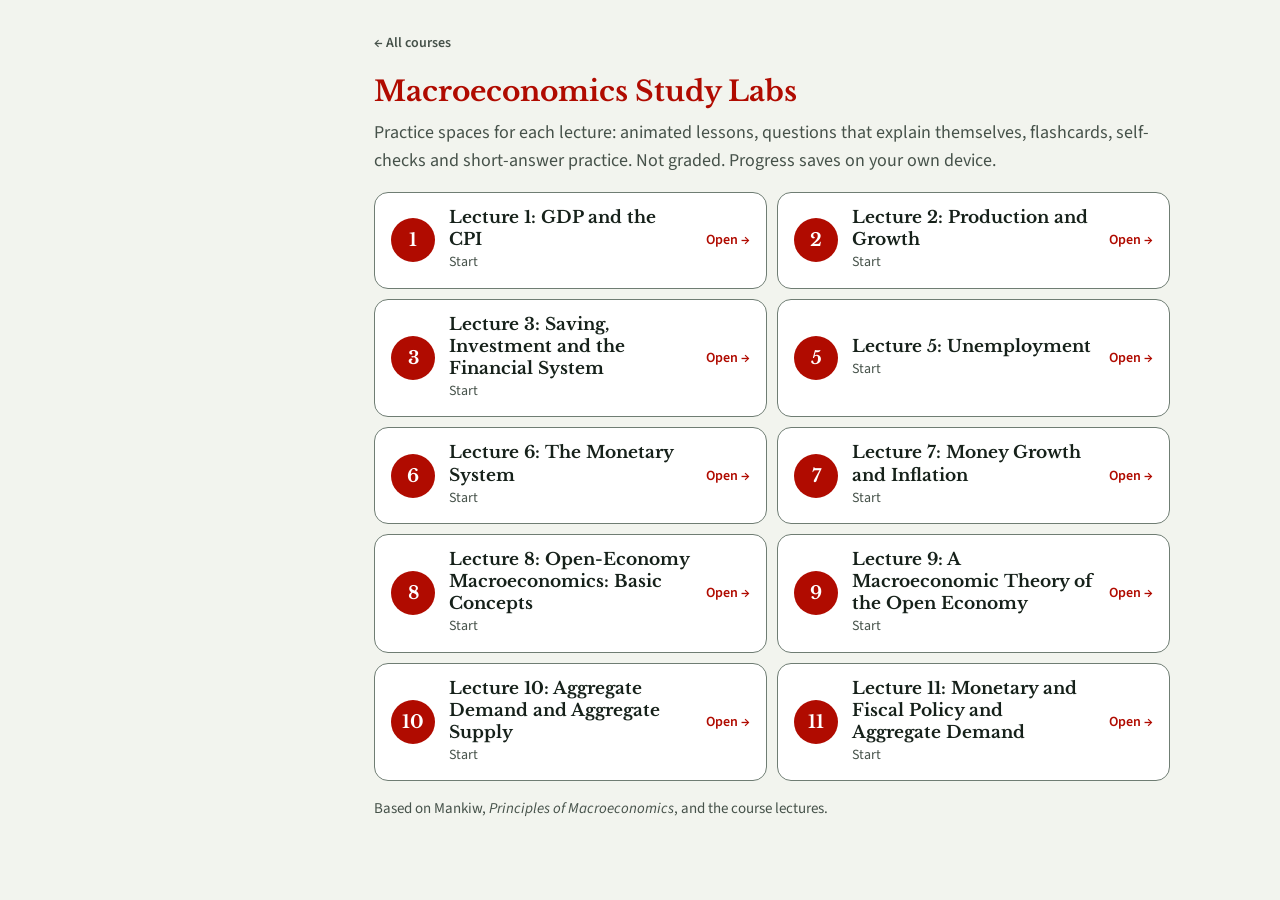
<file: index.html>
<!DOCTYPE html>
<html lang="en">
<head>
<meta charset="utf-8">
<meta name="viewport" content="width=device-width, initial-scale=1, viewport-fit=cover">
<meta name="theme-color" content="#B00B00">
<link rel="manifest" href="/manifest.webmanifest">
<link rel="icon" type="image/png" sizes="32x32" href="/icons/favicon-32.png">
<link rel="apple-touch-icon" href="/icons/apple-touch-icon.png">
<meta name="apple-mobile-web-app-capable" content="yes">
<meta name="apple-mobile-web-app-title" content="Study Labs">
<title>Macroeconomics Study Labs</title>
<link rel="preconnect" href="https://fonts.googleapis.com">
<link rel="preconnect" href="https://fonts.gstatic.com" crossorigin>
<link href="https://fonts.googleapis.com/css2?family=Libre+Baskerville:wght@400;700&family=Source+Sans+3:wght@400;600;700&display=swap" rel="stylesheet">
<link rel="stylesheet" href="assets/lab.css">
<style>
  body{padding-bottom:calc(32px + env(safe-area-inset-bottom,0px))}
  .hub{padding-top:28px}
  .lec{display:flex; gap:14px; align-items:center; background:var(--surface); border:1.5px solid var(--border); border-radius:14px; padding:14px 16px; text-decoration:none; color:var(--ink); min-height:72px}
  a.lec:hover{border-color:var(--brand)}
  .hub h1{color:var(--brand-ink)}
  .lec .num{flex:none; width:44px; height:44px; border-radius:50%; display:grid; place-items:center; font:700 18px var(--serif); background:var(--brand); color:var(--on-brand)}
  .lec.soon{border-style:dashed}
  .lec.soon .num{background:var(--paper); color:var(--muted); border:2px solid var(--border)}
  .lec b{display:block; font:700 17px/1.3 var(--serif)}
  .lec small{display:block; color:var(--muted); font-size:14px}
  .lec .go{margin-left:auto; flex:none; font:600 14px var(--sans); color:var(--brand-ink)}
  .lecs{display:grid; gap:10px; margin:16px 0}
  @media (min-width:900px){ .wrap{max-width:860px} .lecs{grid-template-columns:1fr 1fr} }
</style>
</head>
<body>
<main class="wrap hub">
  <a class="hublink" href="https://tambakassoh.github.io/">← All courses</a>
  <h1>Macroeconomics Study Labs</h1>
  <p class="muted">Practice spaces for each lecture: animated lessons, questions that explain themselves, flashcards, self-checks and short-answer practice. Not graded. Progress saves on your own device.</p>
  <div class="lecs" id="lecs"></div>
  <div class="startcard" id="offline" style="display:none"><b style="font-family:var(--serif)">Study offline</b><p class="small muted" style="margin:6px 0 10px">Save every lecture on this device so the labs work without internet, for example on a bus or train.</p><button type="button" class="btn" id="offline-btn">Save all lectures for offline</button><p class="small" id="offline-msg" aria-live="polite" style="margin:8px 0 0"></p></div>
  <p class="muted small">Based on Mankiw, <i>Principles of Macroeconomics</i>, and the course lectures.</p>
</main>
<script>
const LECTURES = [
  {n:1,  title:"GDP and the CPI", path:"lectures/01-gdp-cpi/index.html", key:"macro-l1-gdp-cpi", lessons:7},
  {n:2,  title:"Production and Growth", path:"lectures/02-production-growth/index.html", key:"macro-l2-growth", lessons:7},
  {n:3,  title:"Saving, Investment and the Financial System", path:"lectures/03-saving-investment/index.html", key:"macro-l3-saving", lessons:7},
  {n:5,  title:"Unemployment", path:"lectures/05-unemployment/index.html", key:"macro-l5-unemployment", lessons:7},
  {n:6,  title:"The Monetary System", path:"lectures/06-monetary-system/index.html", key:"money-lab-v3", lessons:8},
  {n:7,  title:"Money Growth and Inflation", path:"lectures/07-money-growth-inflation/index.html", key:"macro-l7-inflation", lessons:9},
  {n:8,  title:"Open-Economy Macroeconomics: Basic Concepts", path:"lectures/08-open-economy-basics/index.html", key:"macro-l8-open-economy", lessons:8},
  {n:9,  title:"A Macroeconomic Theory of the Open Economy", path:"lectures/09-open-economy-theory/index.html", key:"macro-l9-open-economy-theory", lessons:8},
  {n:10, title:"Aggregate Demand and Aggregate Supply", path:"lectures/10-ad-as/index.html", key:"macro-l10-ad-as", lessons:9},
  {n:11, title:"Monetary and Fiscal Policy and Aggregate Demand", path:"lectures/11-monetary-fiscal-policy/index.html", key:"macro-l11-policy", lessons:9}
];
const box = document.getElementById("lecs");
LECTURES.forEach(L => {
  let status = "Coming soon";
  if (L.path){
    status = "Start";
    try { const s = JSON.parse(localStorage.getItem(L.key) || "null"); if (s){ const d = Object.keys(s.done || {}).length, v = Object.keys(s.seen || {}).length; status = d ? `${d} of ${L.lessons} lessons practiced` : v ? "In progress" : "Start"; } } catch(e) {}
  }
  const el = document.createElement(L.path ? "a" : "div");
  el.className = "lec" + (L.path ? "" : " soon");
  if (L.path) el.href = L.path;
  el.innerHTML = `<span class="num" aria-hidden="true">${L.n}</span><span><b>Lecture ${L.n}: ${L.title}</b><small>${status}</small></span>${L.path ? '<span class="go" aria-hidden="true">Open →</span>' : ""}`;
  box.appendChild(el);
});
// ---- app + offline ----
if ("serviceWorker" in navigator && (location.protocol === "https:" || location.hostname === "localhost")){
  navigator.serviceWorker.register("/sw.js");
  const card = document.getElementById("offline"), btn = document.getElementById("offline-btn"), out = document.getElementById("offline-msg");
  card.style.display = "block";
  btn.onclick = async () => {
    btn.disabled = true;
    const files = ["index.html", "assets/lab.css", "assets/lab.js"];
    LECTURES.filter(L => L.path).forEach(L => { files.push(L.path); files.push(L.path.replace("index.html", "content.js")); });
    await navigator.serviceWorker.ready;
    let done = 0, failed = 0;
    for (const f of files){ try { const r = await fetch(f, {cache:"reload"}); if (!r.ok) failed++; } catch(e) { failed++; } done++; out.textContent = `Saving… ${done} of ${files.length}`; }
    out.textContent = failed ? `Saved ${done - failed} of ${files.length} files. Check your connection and try again.` : "All lectures are saved on this device. They’ll work offline.";
    btn.disabled = false; btn.textContent = "Update offline copy";
  };
}
</script>
</body>
</html>
</file>
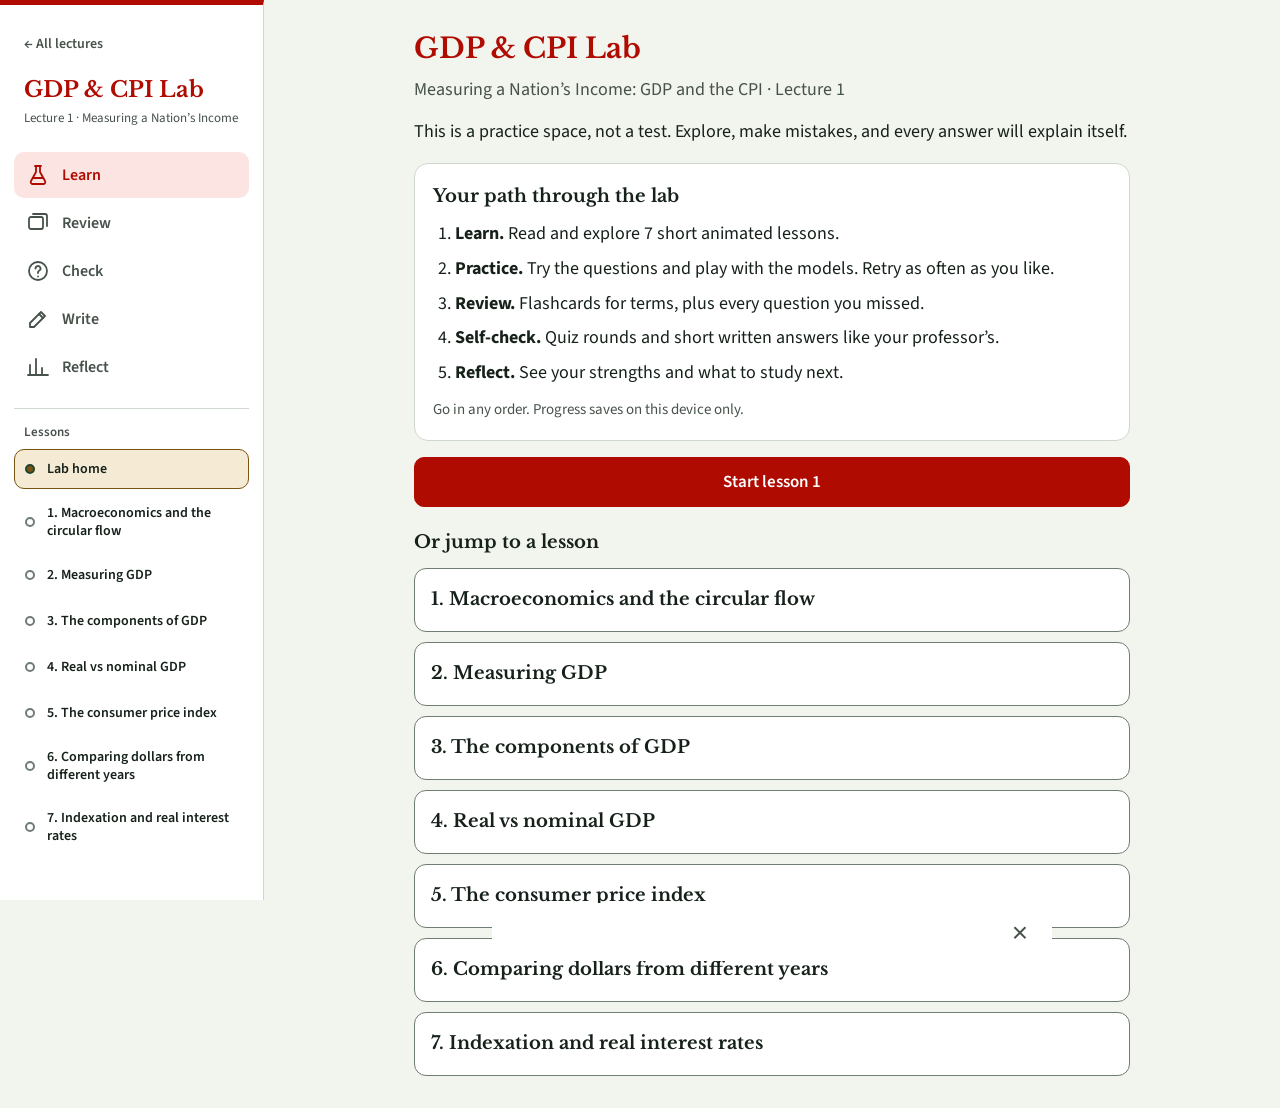
<file: lectures/01-gdp-cpi/index.html>
<!DOCTYPE html>
<html lang="en">
<head>
<meta charset="utf-8">
<meta name="viewport" content="width=device-width, initial-scale=1, viewport-fit=cover">
<meta name="theme-color" content="#1f4430">
<title>GDP & CPI Lab – Lecture 1</title>
<link rel="preconnect" href="https://fonts.googleapis.com">
<link rel="preconnect" href="https://fonts.gstatic.com" crossorigin>
<link href="https://fonts.googleapis.com/css2?family=Libre+Baskerville:wght@400;700&family=Source+Sans+3:wght@400;600;700&display=swap" rel="stylesheet">
<link rel="stylesheet" href="../../assets/lab.css">
</head>
<body>
<script src="../../assets/lab.js"></script>
<script src="content.js"></script>
<script>
initLab({key:"macro-l1-gdp-cpi", title:"GDP & CPI Lab", lecture:"Lecture 1 · Measuring a Nation’s Income", subtitle:"Measuring a Nation’s Income: GDP and the CPI · Lecture 1", thenNow:false});
</script>
</body>
</html>
</file>
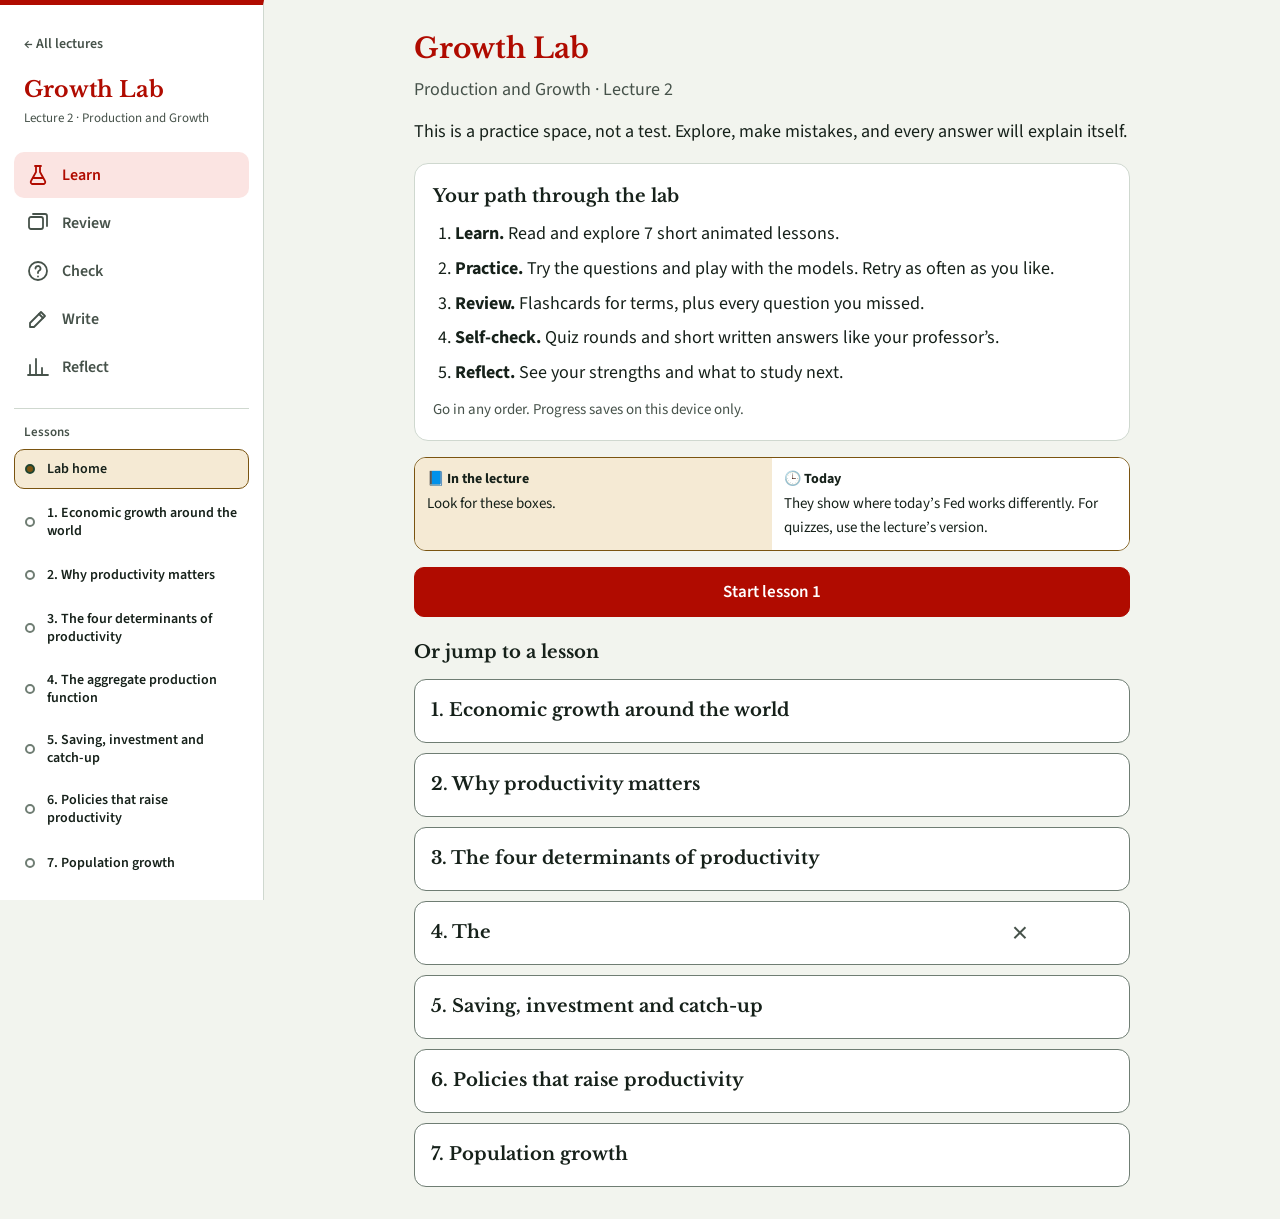
<file: lectures/02-production-growth/index.html>
<!DOCTYPE html>
<html lang="en">
<head>
<meta charset="utf-8">
<meta name="viewport" content="width=device-width, initial-scale=1, viewport-fit=cover">
<meta name="theme-color" content="#1f4430">
<title>Growth Lab – Lecture 2</title>
<link rel="preconnect" href="https://fonts.googleapis.com">
<link rel="preconnect" href="https://fonts.gstatic.com" crossorigin>
<link href="https://fonts.googleapis.com/css2?family=Libre+Baskerville:wght@400;700&family=Source+Sans+3:wght@400;600;700&display=swap" rel="stylesheet">
<link rel="stylesheet" href="../../assets/lab.css">
</head>
<body>
<script src="../../assets/lab.js"></script>
<script src="content.js"></script>
<script>
initLab({key:"macro-l2-growth", title:"Growth Lab", lecture:"Lecture 2 · Production and Growth", subtitle:"Production and Growth · Lecture 2"});
</script>
</body>
</html>
</file>
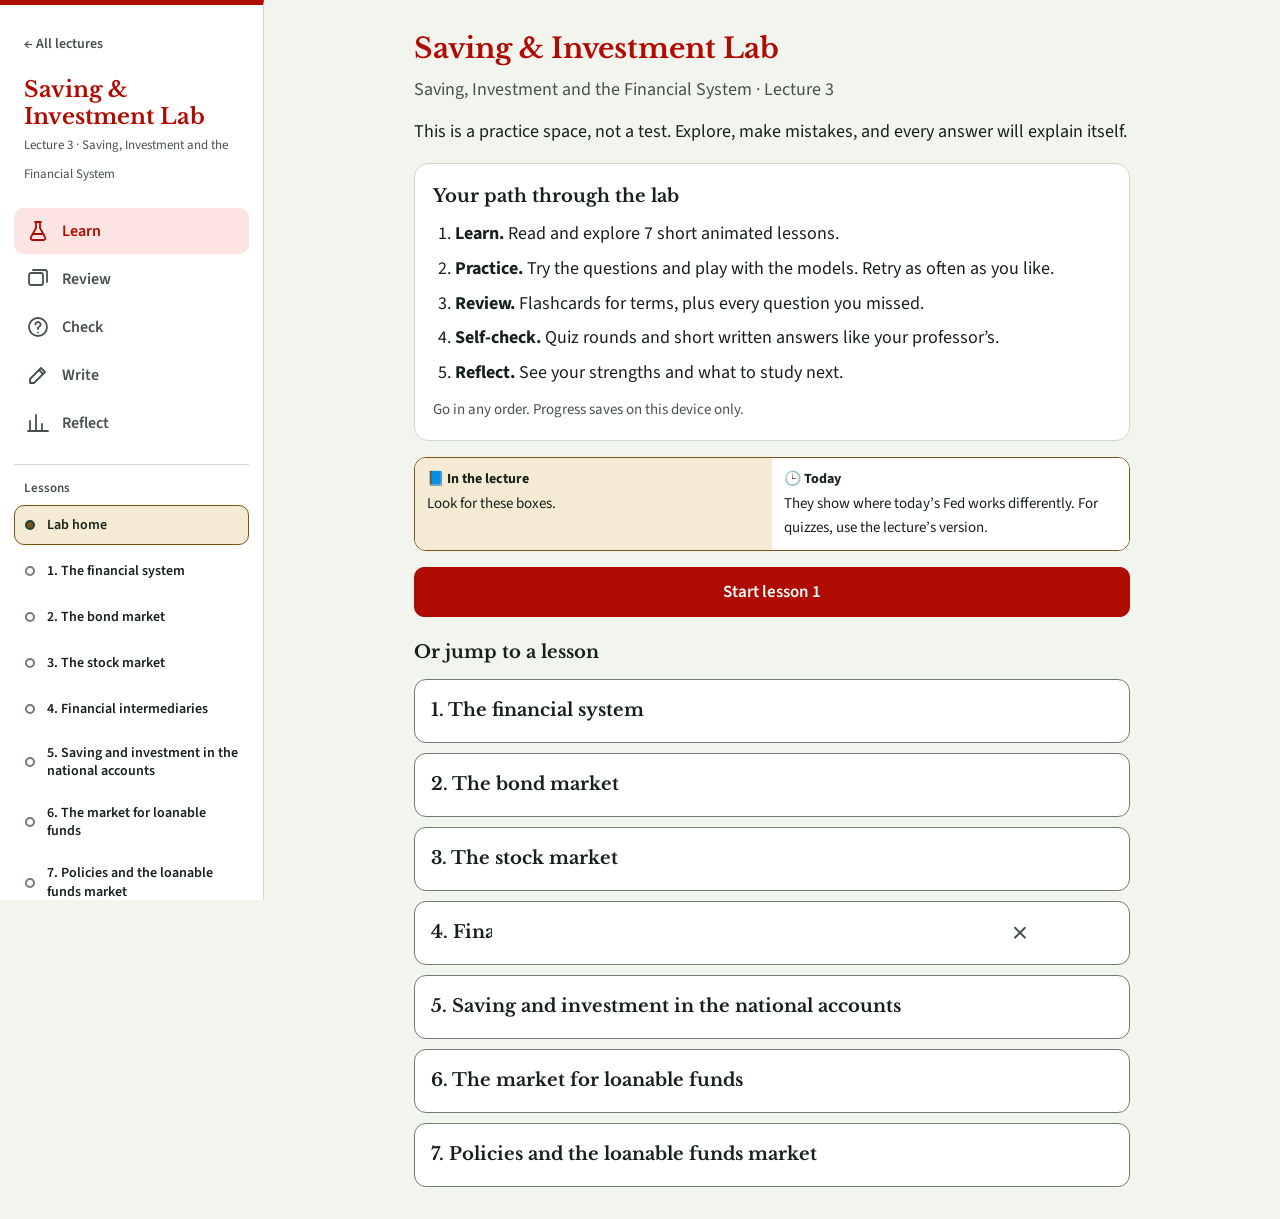
<file: lectures/03-saving-investment/index.html>
<!DOCTYPE html>
<html lang="en">
<head>
<meta charset="utf-8">
<meta name="viewport" content="width=device-width, initial-scale=1, viewport-fit=cover">
<meta name="theme-color" content="#1f4430">
<title>Saving & Investment Lab – Lecture 3</title>
<link rel="preconnect" href="https://fonts.googleapis.com">
<link rel="preconnect" href="https://fonts.gstatic.com" crossorigin>
<link href="https://fonts.googleapis.com/css2?family=Libre+Baskerville:wght@400;700&family=Source+Sans+3:wght@400;600;700&display=swap" rel="stylesheet">
<link rel="stylesheet" href="../../assets/lab.css">
</head>
<body>
<script src="../../assets/lab.js"></script>
<script src="content.js"></script>
<script>
initLab({key:"macro-l3-saving", title:"Saving & Investment Lab", lecture:"Lecture 3 · Saving, Investment and the Financial System", subtitle:"Saving, Investment and the Financial System · Lecture 3"});
</script>
</body>
</html>
</file>
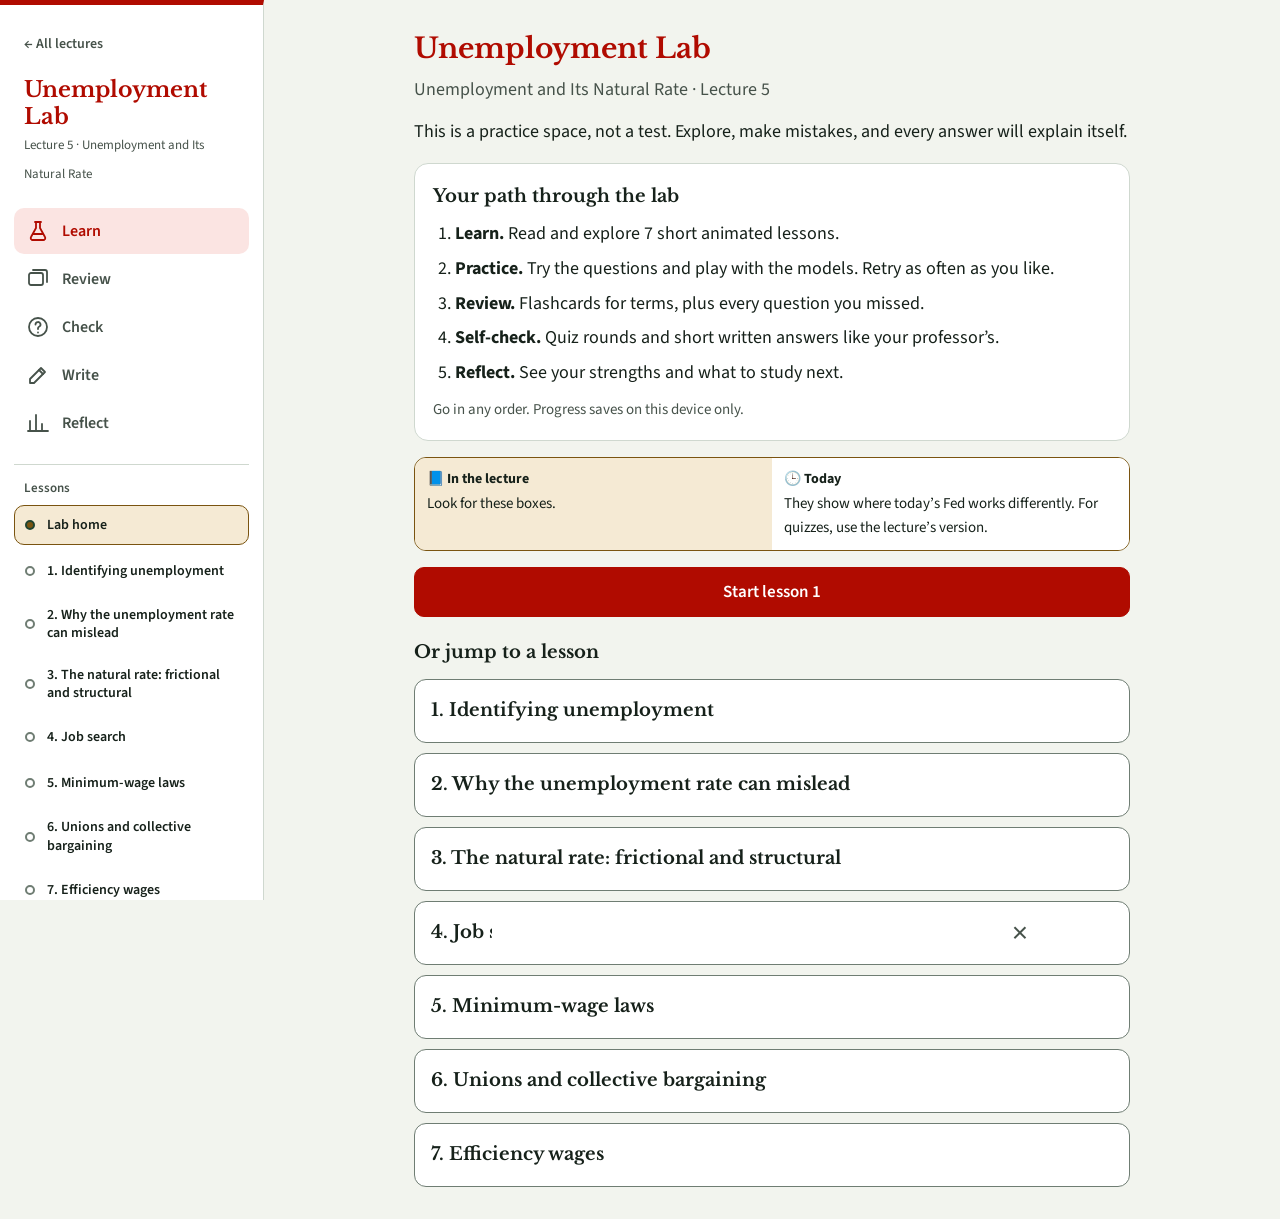
<file: lectures/05-unemployment/index.html>
<!DOCTYPE html>
<html lang="en">
<head>
<meta charset="utf-8">
<meta name="viewport" content="width=device-width, initial-scale=1, viewport-fit=cover">
<meta name="theme-color" content="#1f4430">
<title>Unemployment Lab – Lecture 5</title>
<link rel="preconnect" href="https://fonts.googleapis.com">
<link rel="preconnect" href="https://fonts.gstatic.com" crossorigin>
<link href="https://fonts.googleapis.com/css2?family=Libre+Baskerville:wght@400;700&family=Source+Sans+3:wght@400;600;700&display=swap" rel="stylesheet">
<link rel="stylesheet" href="../../assets/lab.css">
</head>
<body>
<script src="../../assets/lab.js"></script>
<script src="content.js"></script>
<script>
initLab({key:"macro-l5-unemployment", title:"Unemployment Lab", lecture:"Lecture 5 · Unemployment and Its Natural Rate", subtitle:"Unemployment and Its Natural Rate · Lecture 5"});
</script>
</body>
</html>
</file>
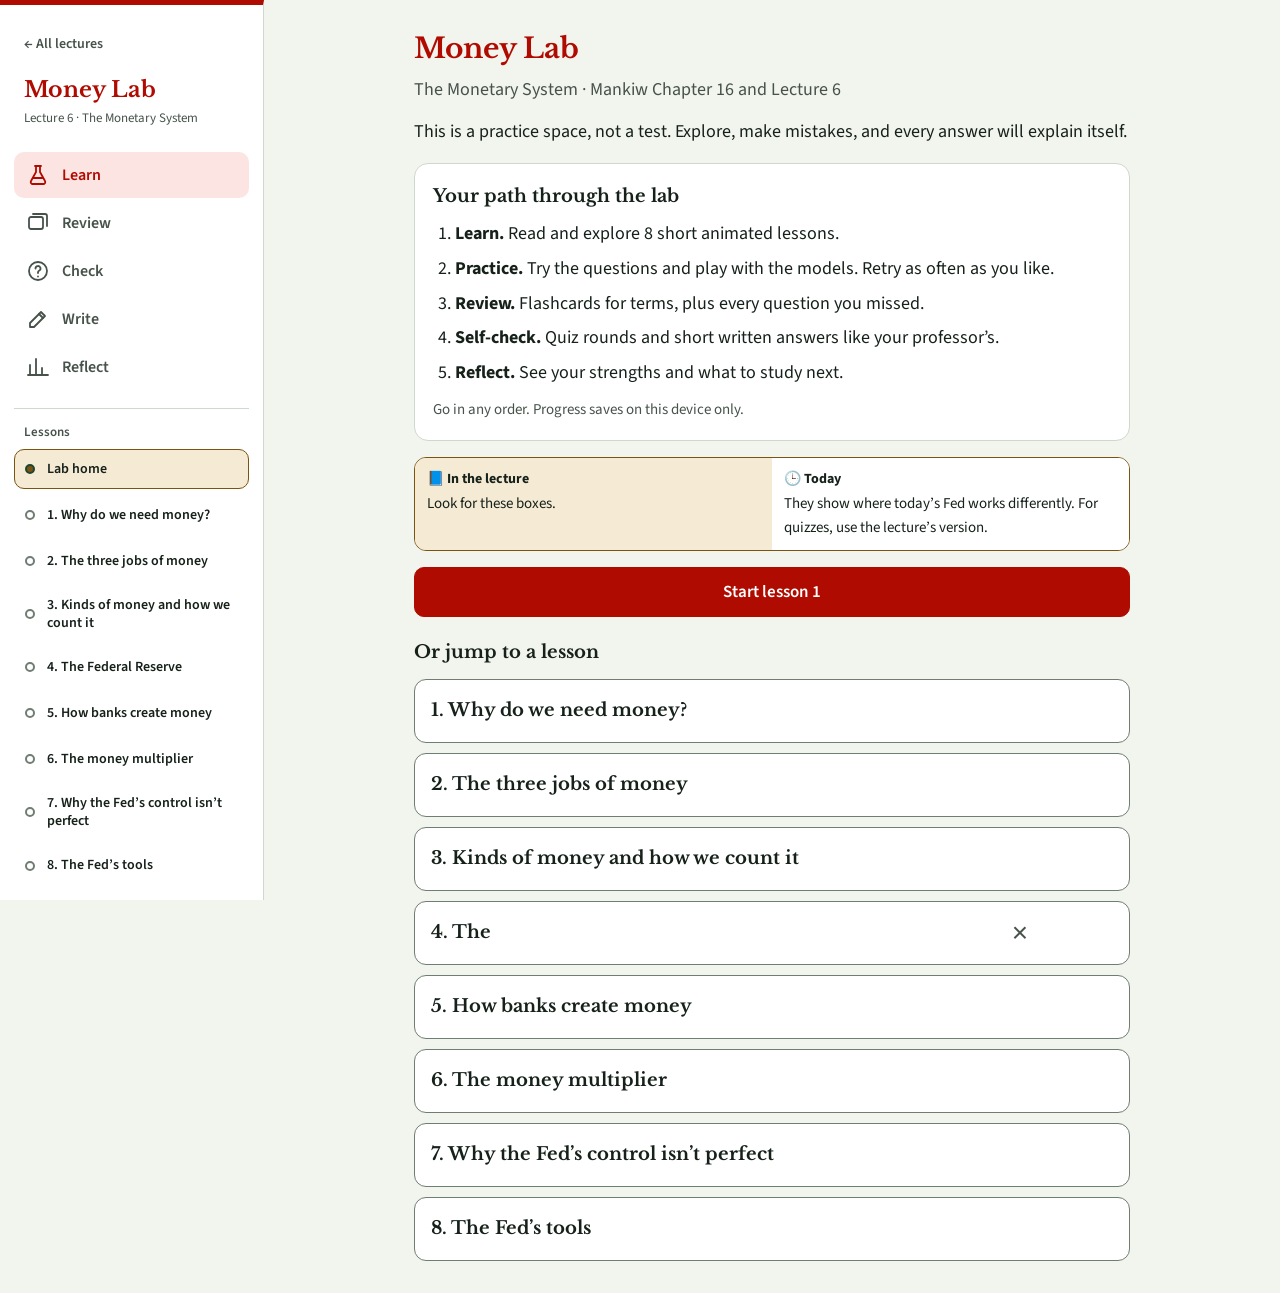
<file: lectures/06-monetary-system/index.html>
<!DOCTYPE html>
<html lang="en">
<head>
<meta charset="utf-8">
<meta name="viewport" content="width=device-width, initial-scale=1, viewport-fit=cover">
<meta name="theme-color" content="#1f4430">
<title>Money Lab – Lecture 6</title>
<link rel="preconnect" href="https://fonts.googleapis.com">
<link rel="preconnect" href="https://fonts.gstatic.com" crossorigin>
<link href="https://fonts.googleapis.com/css2?family=Libre+Baskerville:wght@400;700&family=Source+Sans+3:wght@400;600;700&display=swap" rel="stylesheet">
<link rel="stylesheet" href="../../assets/lab.css">
</head>
<body>
<script src="../../assets/lab.js"></script>
<script src="content.js"></script>
<script>
initLab({key:"money-lab-v3", title:"Money Lab", lecture:"Lecture 6 · The Monetary System", subtitle:"The Monetary System · Mankiw Chapter 16 and Lecture 6"});
</script>
</body>
</html>
</file>
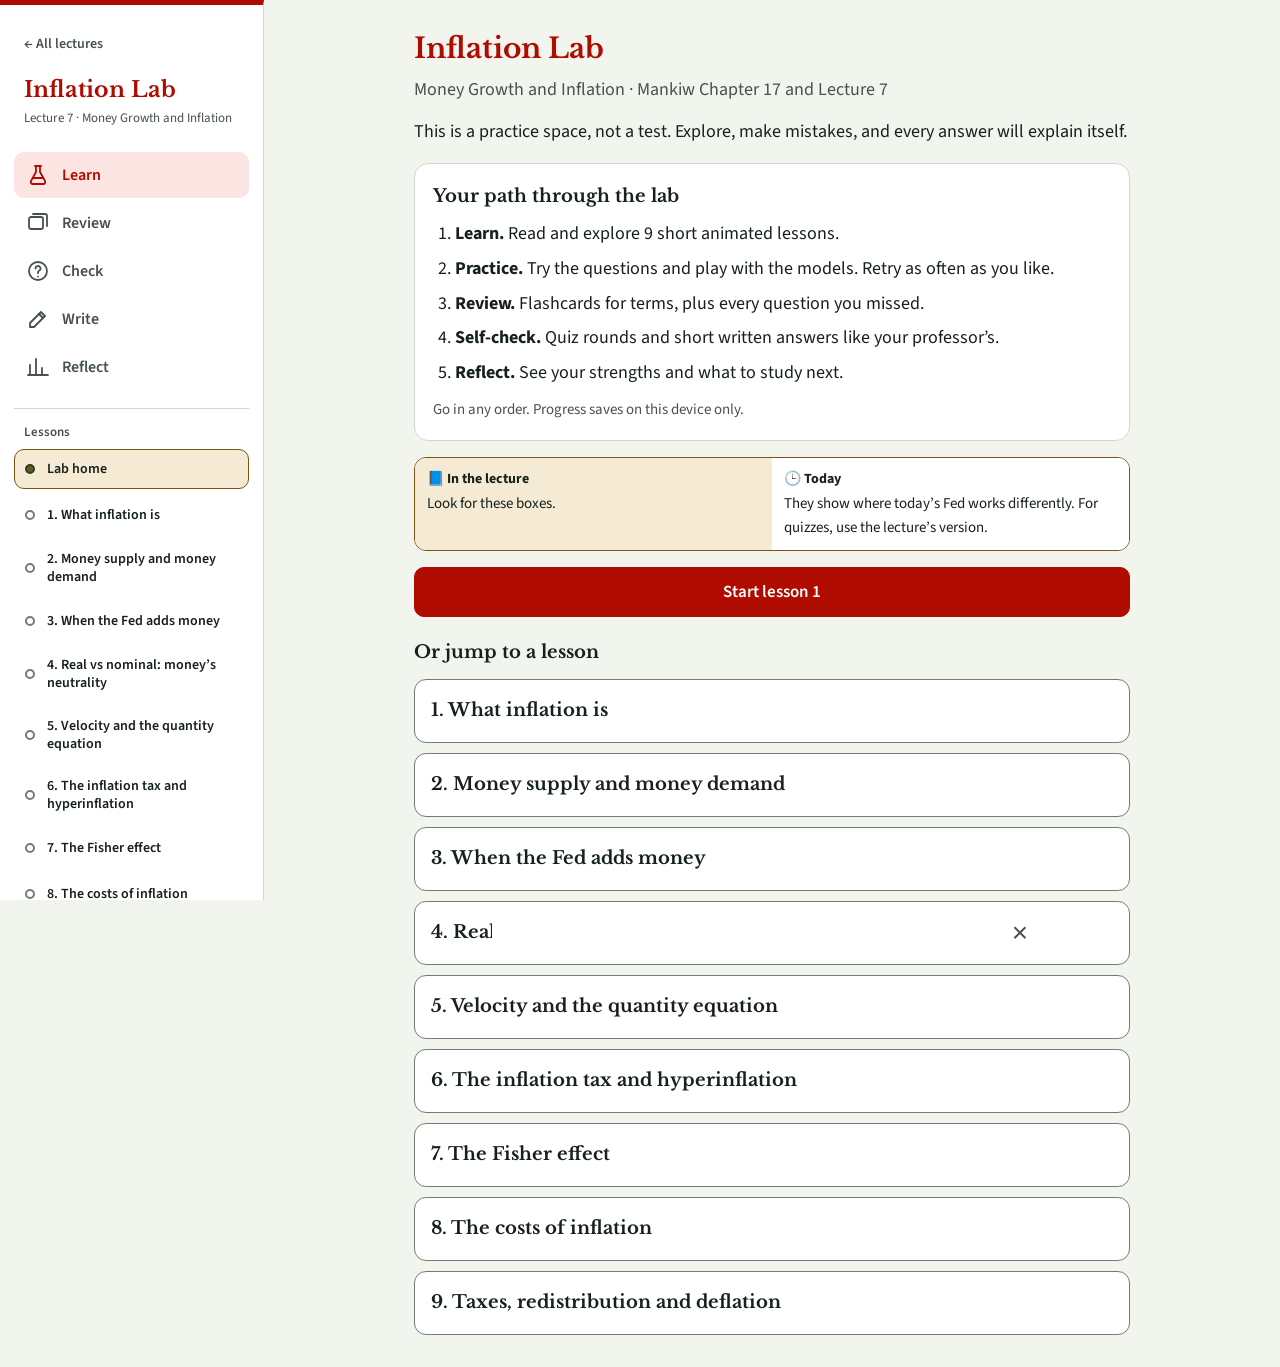
<file: lectures/07-money-growth-inflation/index.html>
<!DOCTYPE html>
<html lang="en">
<head>
<meta charset="utf-8">
<meta name="viewport" content="width=device-width, initial-scale=1, viewport-fit=cover">
<meta name="theme-color" content="#1f4430">
<title>Inflation Lab – Lecture 7</title>
<link rel="preconnect" href="https://fonts.googleapis.com">
<link rel="preconnect" href="https://fonts.gstatic.com" crossorigin>
<link href="https://fonts.googleapis.com/css2?family=Libre+Baskerville:wght@400;700&family=Source+Sans+3:wght@400;600;700&display=swap" rel="stylesheet">
<link rel="stylesheet" href="../../assets/lab.css">
</head>
<body>
<script src="../../assets/lab.js"></script>
<script src="content.js"></script>
<script>
initLab({key:"macro-l7-inflation", title:"Inflation Lab", lecture:"Lecture 7 · Money Growth and Inflation", subtitle:"Money Growth and Inflation · Mankiw Chapter 17 and Lecture 7"});
</script>
</body>
</html>
</file>
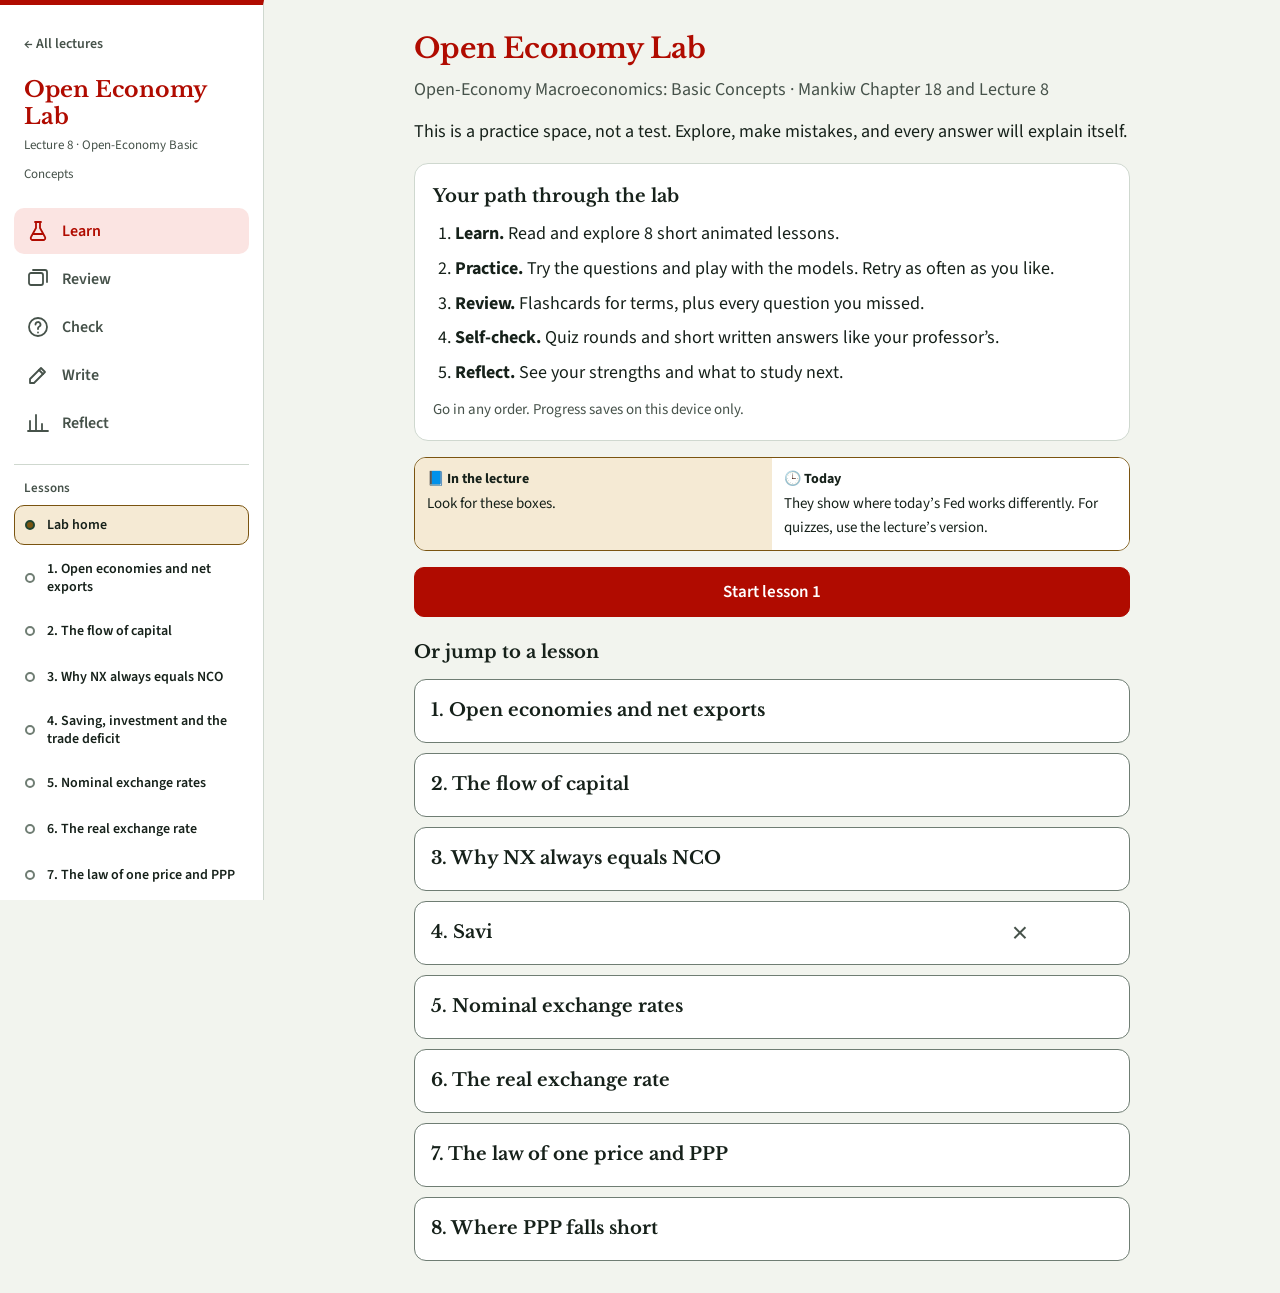
<file: lectures/08-open-economy-basics/index.html>
<!DOCTYPE html>
<html lang="en">
<head>
<meta charset="utf-8">
<meta name="viewport" content="width=device-width, initial-scale=1, viewport-fit=cover">
<meta name="theme-color" content="#1f4430">
<title>Open Economy Lab – Lecture 8</title>
<link rel="preconnect" href="https://fonts.googleapis.com">
<link rel="preconnect" href="https://fonts.gstatic.com" crossorigin>
<link href="https://fonts.googleapis.com/css2?family=Libre+Baskerville:wght@400;700&family=Source+Sans+3:wght@400;600;700&display=swap" rel="stylesheet">
<link rel="stylesheet" href="../../assets/lab.css">
</head>
<body>
<script src="../../assets/lab.js"></script>
<script src="content.js"></script>
<script>
initLab({key:"macro-l8-open-economy", title:"Open Economy Lab", lecture:"Lecture 8 · Open-Economy Basic Concepts", subtitle:"Open-Economy Macroeconomics: Basic Concepts · Mankiw Chapter 18 and Lecture 8"});
</script>
</body>
</html>
</file>
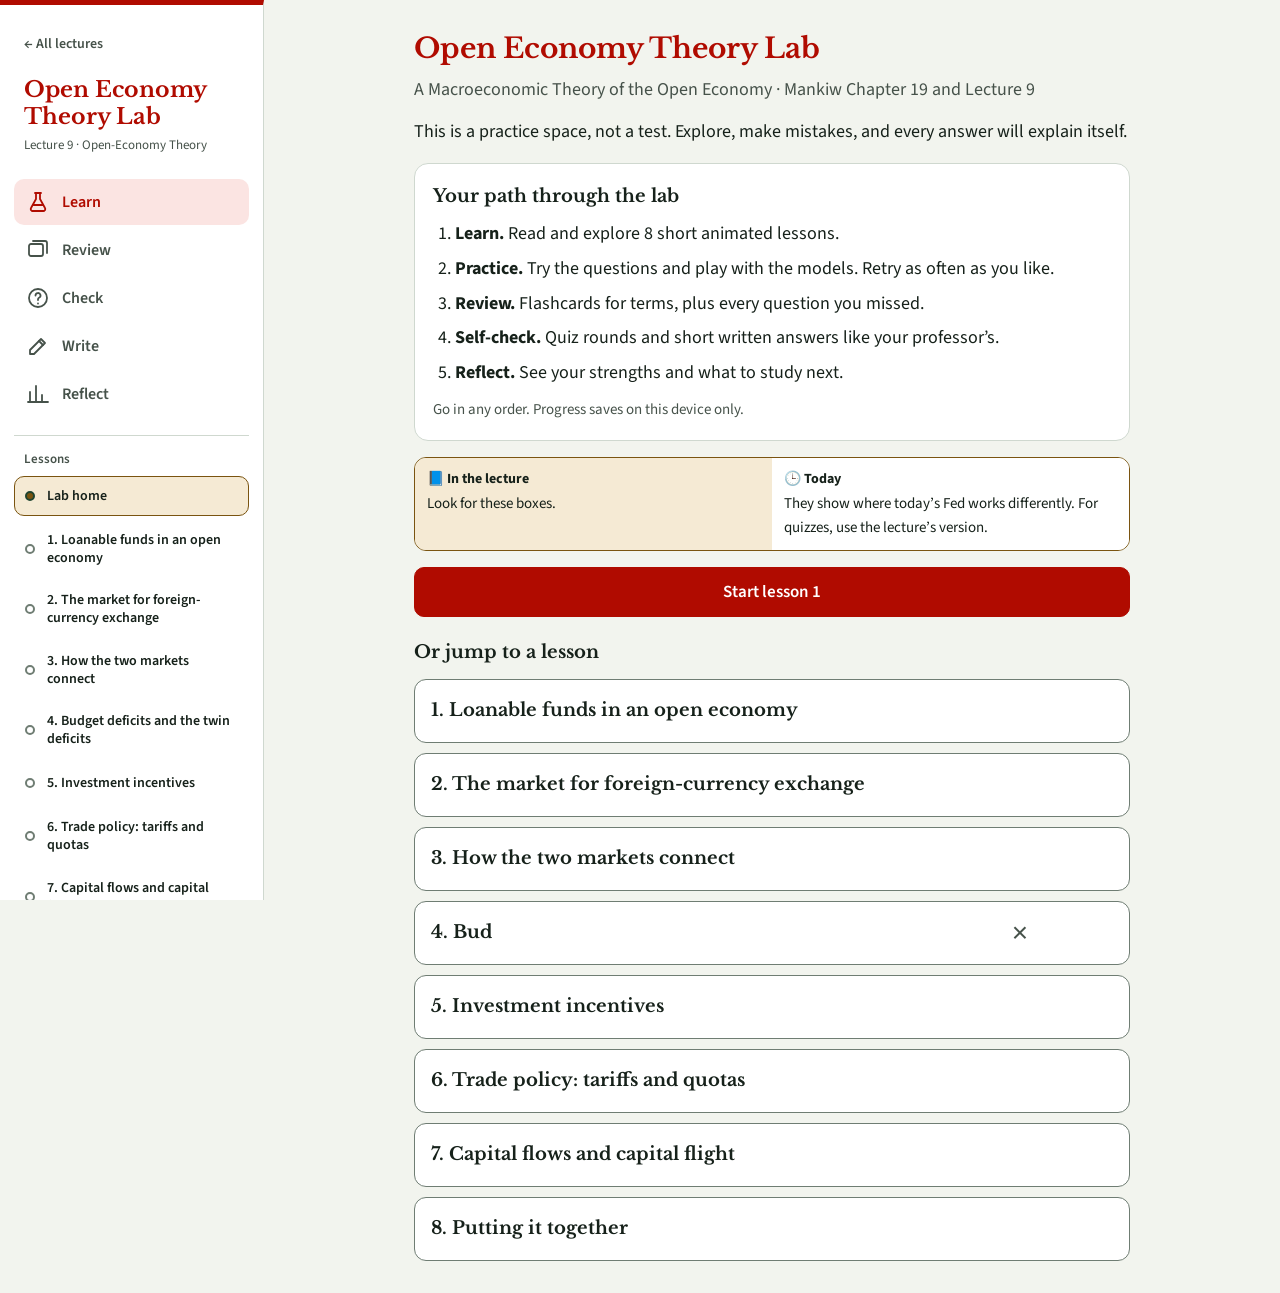
<file: lectures/09-open-economy-theory/index.html>
<!DOCTYPE html>
<html lang="en">
<head>
<meta charset="utf-8">
<meta name="viewport" content="width=device-width, initial-scale=1, viewport-fit=cover">
<meta name="theme-color" content="#1f4430">
<title>Open Economy Theory Lab – Lecture 9</title>
<link rel="preconnect" href="https://fonts.googleapis.com">
<link rel="preconnect" href="https://fonts.gstatic.com" crossorigin>
<link href="https://fonts.googleapis.com/css2?family=Libre+Baskerville:wght@400;700&family=Source+Sans+3:wght@400;600;700&display=swap" rel="stylesheet">
<link rel="stylesheet" href="../../assets/lab.css">
</head>
<body>
<script src="../../assets/lab.js"></script>
<script src="content.js"></script>
<script>
initLab({key:"macro-l9-open-economy-theory", title:"Open Economy Theory Lab", lecture:"Lecture 9 · Open-Economy Theory", subtitle:"A Macroeconomic Theory of the Open Economy · Mankiw Chapter 19 and Lecture 9"});
</script>
</body>
</html>
</file>
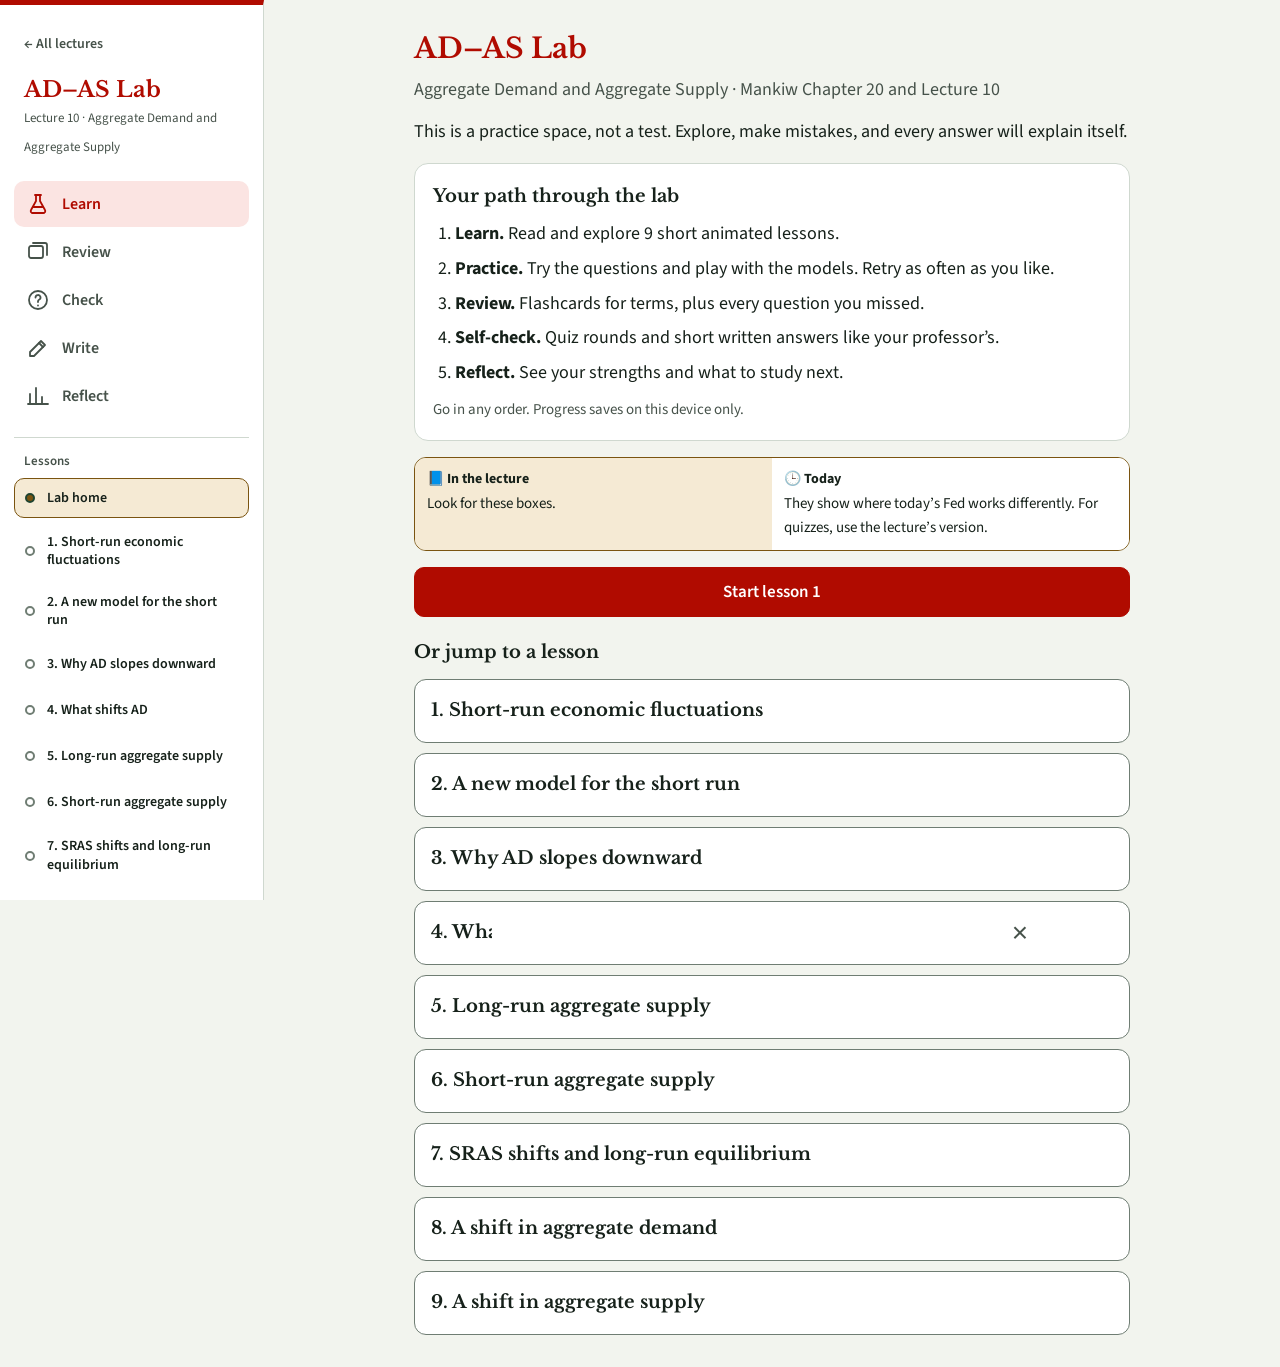
<file: lectures/10-ad-as/index.html>
<!DOCTYPE html>
<html lang="en">
<head>
<meta charset="utf-8">
<meta name="viewport" content="width=device-width, initial-scale=1, viewport-fit=cover">
<meta name="theme-color" content="#1f4430">
<title>AD–AS Lab – Lecture 10</title>
<link rel="preconnect" href="https://fonts.googleapis.com">
<link rel="preconnect" href="https://fonts.gstatic.com" crossorigin>
<link href="https://fonts.googleapis.com/css2?family=Libre+Baskerville:wght@400;700&family=Source+Sans+3:wght@400;600;700&display=swap" rel="stylesheet">
<link rel="stylesheet" href="../../assets/lab.css">
</head>
<body>
<script src="../../assets/lab.js"></script>
<script src="content.js"></script>
<script>
initLab({key:"macro-l10-ad-as", title:"AD–AS Lab", lecture:"Lecture 10 · Aggregate Demand and Aggregate Supply", subtitle:"Aggregate Demand and Aggregate Supply · Mankiw Chapter 20 and Lecture 10"});
</script>
</body>
</html>
</file>
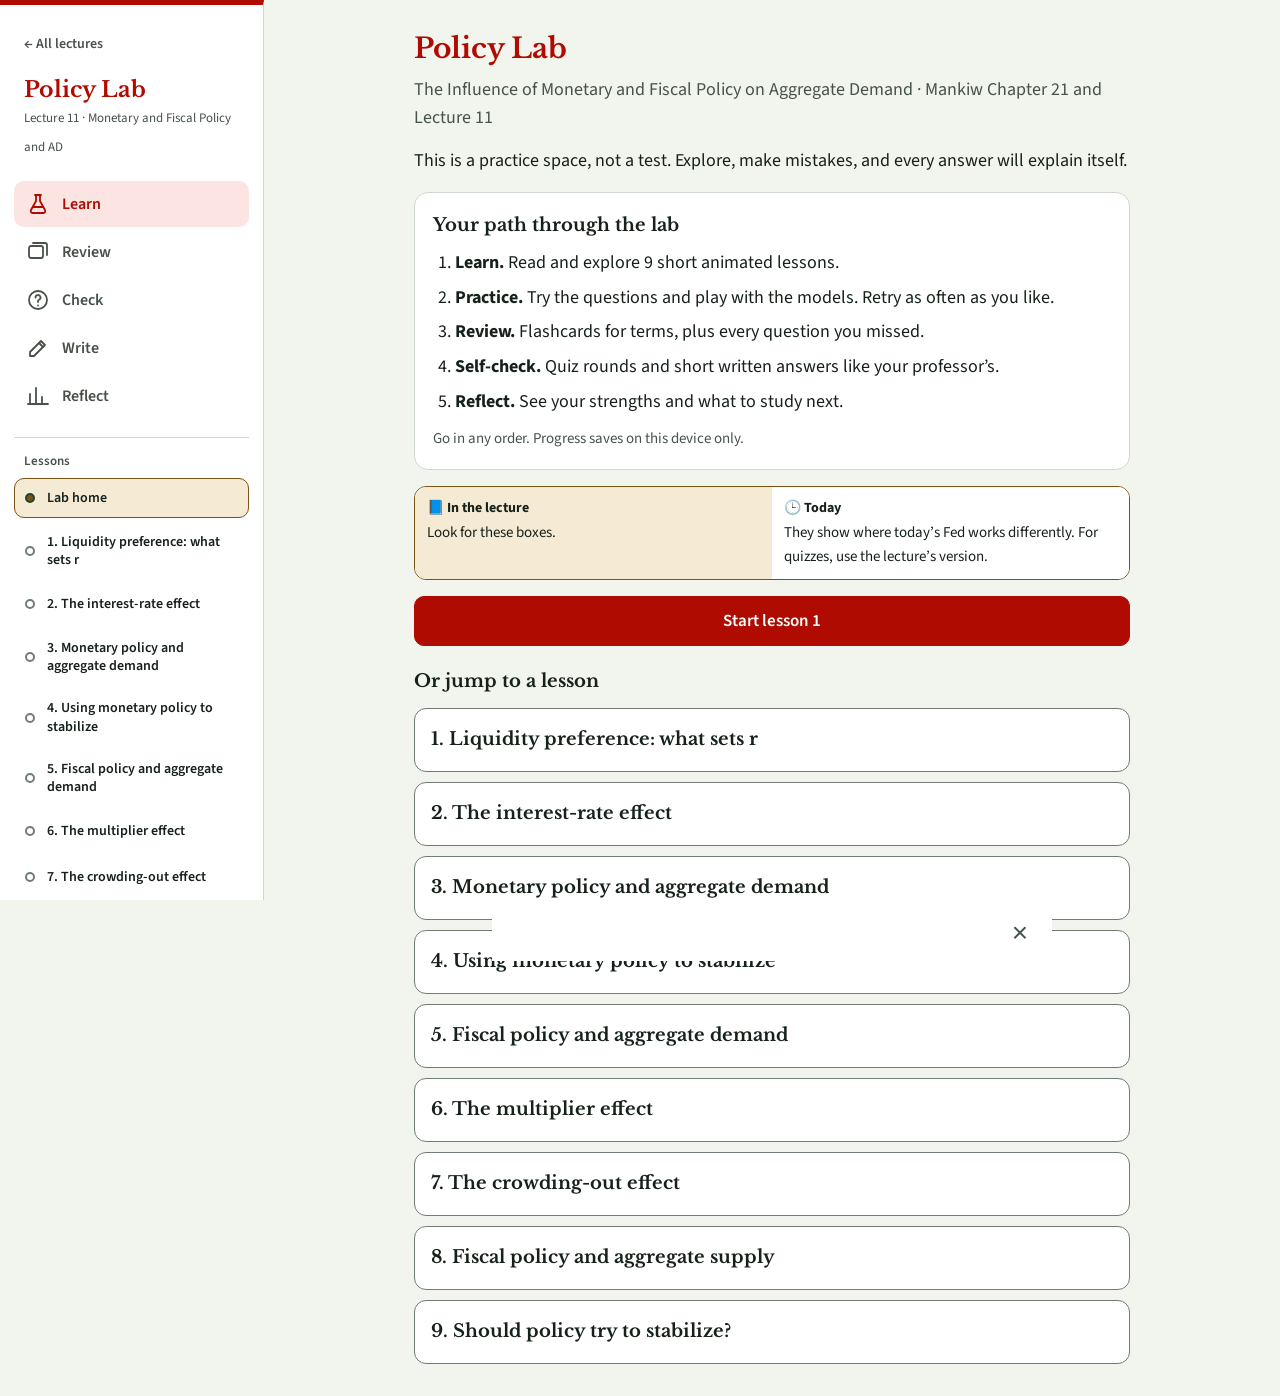
<file: lectures/11-monetary-fiscal-policy/index.html>
<!DOCTYPE html>
<html lang="en">
<head>
<meta charset="utf-8">
<meta name="viewport" content="width=device-width, initial-scale=1, viewport-fit=cover">
<meta name="theme-color" content="#1f4430">
<title>Policy Lab – Lecture 11</title>
<link rel="preconnect" href="https://fonts.googleapis.com">
<link rel="preconnect" href="https://fonts.gstatic.com" crossorigin>
<link href="https://fonts.googleapis.com/css2?family=Libre+Baskerville:wght@400;700&family=Source+Sans+3:wght@400;600;700&display=swap" rel="stylesheet">
<link rel="stylesheet" href="../../assets/lab.css">
</head>
<body>
<script src="../../assets/lab.js"></script>
<script src="content.js"></script>
<script>
initLab({key:"macro-l11-policy", title:"Policy Lab", lecture:"Lecture 11 · Monetary and Fiscal Policy and AD", subtitle:"The Influence of Monetary and Fiscal Policy on Aggregate Demand · Mankiw Chapter 21 and Lecture 11"});
</script>
</body>
</html>
</file>
<file: assets/lab.css>
:root{
  --paper:#f2f4ee; --surface:#ffffff; --ink:#16211a; --muted:#46524a; --border:#6f7d73;
  --note:#1f4430; --note-soft:#e1eae2; --gold:#7a5410; --gold-soft:#f5ead4;
  --right:#1f6a3e; --right-soft:#dff0e5; --wrong:#a03c00; --wrong-soft:#fbe7d6; --brand:#B00B00; --brand-ink:#B00B00; --brand-soft:#fbe4e2; --on-brand:#ffffff;
  --line:#cfd8cf; --shadow:0 1px 2px rgba(20,40,30,.08);
  --serif:"Libre Baskerville", Georgia, "Times New Roman", serif;
  --sans:"Source Sans 3", "Segoe UI", system-ui, -apple-system, sans-serif;
  --nav-h:64px;
  color-scheme:light;
}
@media (prefers-color-scheme: dark){
  :root{
    --paper:#121814; --surface:#1b231e; --ink:#f1f5f1; --muted:#bcc8bf; --border:#84958a;
    --note:#8fc4a4; --note-soft:#24342b; --gold:#d9b46a; --gold-soft:#3a3020;
    --right:#7fcf9c; --right-soft:#1f3a2a; --wrong:#ffab70; --wrong-soft:#3d2a1a; --brand:#B00B00; --brand-ink:#ff8a80; --brand-soft:#3a1d1c; --on-brand:#ffffff;
    --line:#2f3b33; --shadow:none;
    color-scheme:dark;
  }
}
*{box-sizing:border-box; -webkit-tap-highlight-color:transparent}
html{scroll-padding-top:env(safe-area-inset-top,0px)}
body{
  margin:0; background:var(--paper); color:var(--ink);
  font:400 17px/1.6 var(--sans);
  padding-top:env(safe-area-inset-top,0px);
  padding-bottom:calc(var(--nav-h) + env(safe-area-inset-bottom,0px) + 20px);
}
:focus-visible{outline:3px solid var(--gold); outline-offset:2px}
.wrap{max-width:560px; margin:0 auto; padding:0 max(16px, env(safe-area-inset-right,0px)) 0 max(16px, env(safe-area-inset-left,0px))}
h1{font:700 28px/1.2 var(--serif); margin:0 0 10px}
h2{font:700 23px/1.25 var(--serif); margin:0 0 12px}
h3{font:700 18px/1.3 var(--serif); margin:24px 0 8px}
p{margin:0 0 14px}
.muted{color:var(--muted)}
.small{font-size:15px}
.view{display:none; padding-top:18px}
.view.on{display:block}

/* bottom nav */
.tabbar{position:fixed; left:0; right:0; bottom:0; z-index:20; background:var(--surface); border-top:1px solid var(--line); padding-bottom:env(safe-area-inset-bottom,0px)}
.tabbar .in{max-width:560px; margin:0 auto; display:grid; grid-template-columns:repeat(5,1fr); height:var(--nav-h)}
.tabbar button{background:none; border:0; color:var(--muted); font:600 12px var(--sans); display:flex; flex-direction:column; align-items:center; justify-content:center; gap:3px; cursor:pointer}
.tabbar svg{width:24px; height:24px; stroke:currentColor; fill:none; stroke-width:1.8; stroke-linecap:round; stroke-linejoin:round}
.tabbar button[aria-current="page"]{color:var(--brand-ink)}
.tabbar button[aria-current="page"] svg{background:var(--brand-soft); border-radius:14px; padding:3px 14px; box-sizing:content-box}
.tabbar .brand, .tabbar .sidelessons{display:none}
.appbar{position:sticky; top:env(safe-area-inset-top,0px); z-index:15; background:var(--brand); border-bottom:1px solid var(--brand)}
body::before{content:""; position:fixed; inset:0 0 auto; height:env(safe-area-inset-top,0px); z-index:16; background:var(--surface)}
.appbar-in{display:flex; justify-content:space-between; align-items:center; min-height:56px}
.appbar-title{font:700 19px var(--serif); color:var(--on-brand)}
.lessonsbtn{display:flex; align-items:center; gap:8px; font:600 16px var(--sans); color:var(--on-brand); background:transparent; border:1.5px solid var(--on-brand); border-radius:999px; padding:8px 16px; min-height:44px; cursor:pointer}
.lessonsbtn svg{width:20px; height:20px; stroke:currentColor; fill:none; stroke-width:2; stroke-linecap:round}
.sheet{max-height:82vh; overflow-y:auto}
.sheetbody{margin:0 0 14px}
.lessonlist{display:grid; gap:6px}
.lessonlist button{display:flex; align-items:center; gap:10px; width:100%; text-align:left; font:600 16px/1.3 var(--sans); color:var(--ink); background:var(--paper); border:1.5px solid transparent; border-radius:10px; padding:10px 12px; min-height:48px; cursor:pointer}
.lessonlist button.cur{border-color:var(--gold); background:var(--gold-soft)}
.lessonlist .dot{width:10px; height:10px; border-radius:50%; flex:none; background:transparent; border:2px solid var(--border)}
.lessonlist .dot.seen{background:var(--gold); border-color:var(--gold)}
.lessonlist .dot.done{background:var(--note); border-color:var(--note)}

/* buttons */
.btn{font:600 17px var(--sans); border-radius:10px; padding:12px 16px; min-height:48px; cursor:pointer; border:1.5px solid var(--brand); background:var(--brand); color:var(--on-brand); width:100%}
.btn.ghost{background:transparent; color:var(--brand-ink); border-color:var(--brand-ink)}
.btn:disabled{background:var(--paper); border-color:var(--border); color:var(--muted); cursor:default}
.btnrow{display:grid; grid-template-columns:1fr 2fr; gap:10px; margin-top:22px}
.btnrow.even{grid-template-columns:1fr 1fr}
.linkbtn{background:none; border:0; font:600 14px var(--sans); color:var(--muted); text-decoration:underline; cursor:pointer; padding:10px 0; min-height:44px}
.chipbtn{font:600 15px var(--sans); border:1.5px solid var(--border); background:var(--surface); color:var(--ink); border-radius:999px; padding:8px 14px; min-height:44px; cursor:pointer}
.chipbtn[aria-pressed="true"]{border-color:var(--brand-ink); background:var(--brand-soft); color:var(--brand-ink)}

/* lab header */
.labhead{display:flex; justify-content:space-between; align-items:center; font:600 14px var(--sans); color:var(--muted)}
.track{display:flex; gap:5px; margin:2px 0 20px}
.track button{flex:1; border:0; background:none; padding:9px 0; cursor:pointer; min-height:24px}
.track button::before{content:""; display:block; height:6px; border-radius:3px; background:var(--border)}
.track button.seen::before{background:var(--gold)}
.track button.done::before{background:var(--note)}
.track button.now::before{background:var(--ink); height:8px}
.thennow{display:grid; grid-template-columns:1fr; gap:0; border:1.5px solid var(--gold); border-radius:12px; overflow:hidden; margin:16px 0; font-size:15px}
.thennow > div{padding:10px 12px}
.thennow > div:first-child{background:var(--gold-soft)}
.thennow > div:last-child{background:var(--surface)}
.thennow b{display:block; font-size:14px; margin-bottom:2px}
@media (min-width:480px){ .thennow{grid-template-columns:1fr 1fr} }
.tag{font-size:13px; font-weight:700; border-radius:999px; padding:3px 10px; background:var(--paper); color:var(--muted); white-space:nowrap}
.tag.good{background:var(--right-soft); color:var(--right)} .tag.mid{background:var(--gold-soft); color:var(--gold)} .tag.low{background:var(--wrong-soft); color:var(--wrong)}
.rfbtns{display:flex; flex-wrap:wrap; gap:8px; margin-top:10px}
.flowlist li{margin-bottom:8px}
.modeltag{display:inline-block; font:600 12px/1.4 var(--sans); background:var(--gold-soft); color:var(--gold); border-radius:999px; padding:2px 10px; margin:0 0 6px}
.todaynote{display:block; margin-top:8px; font-size:14px; color:var(--muted)}
.cardnote{font-size:13px; color:var(--muted); margin:10px 0 0}

/* glossary */
.gl{font:inherit; color:inherit; background:none; border:0; padding:0; cursor:pointer; border-bottom:2px dotted var(--gold); font-weight:600}
.sheet-bg{position:fixed; inset:0; background:rgba(0,0,0,.35); z-index:40; display:none}
.sheet{position:fixed; left:0; right:0; bottom:0; z-index:41; background:var(--surface); border-radius:16px 16px 0 0; padding:20px 22px calc(24px + env(safe-area-inset-bottom,0px)); transform:translateY(105%); transition:transform .25s ease; max-width:560px; margin:0 auto}
.sheet.on{transform:none}
.sheet h3{margin:0 0 8px}
.sheet .x{position:absolute; top:8px; right:10px; background:none; border:0; font-size:28px; color:var(--muted); cursor:pointer; width:44px; height:44px}

/* figures (HTML-built, so text stays readable on phones) */
.fig{margin:18px 0; background:var(--surface); border:1px solid var(--line); border-radius:14px; padding:16px; box-shadow:var(--shadow)}
.figt{font:700 17px/1.3 var(--serif); margin-bottom:4px}
.figsub{font-size:15px; color:var(--muted); margin:0 0 12px}
.stage{min-height:120px}
.cap{font-size:16px; background:var(--note-soft); border-radius:10px; padding:10px 12px; margin:12px 0 0}
.stepnav{display:grid; grid-template-columns:1fr auto 1fr; gap:10px; align-items:center; margin-top:12px}
.sdots{display:flex; gap:6px}
.sdots i{width:8px; height:8px; border-radius:50%; background:var(--border)}
.sdots i.on{background:var(--gold)}
.pop{animation:pop .45s ease}
@keyframes pop{0%{transform:scale(.92); opacity:.2} 60%{transform:scale(1.04)} 100%{transform:none; opacity:1}}
.flash{animation:flash 1s ease}
@keyframes flash{0%{background:var(--gold-soft)} 100%{background:transparent}}
.arrow-d{text-align:center; color:var(--note); font-size:22px; line-height:1; margin:4px 0}

/* barter */
.traders{display:grid; grid-template-columns:repeat(3,1fr); gap:8px}
.trader{background:var(--paper); border-radius:12px; padding:10px 6px; text-align:center; border:2px solid transparent}
.trader .em{font-size:34px; line-height:1.1}
.trader b{display:block; font-size:15px}
.trader small{display:block; font-size:13px; color:var(--muted); line-height:1.35}
.trader.on{border-color:var(--gold)}
.tx{display:flex; align-items:center; gap:8px; padding:9px 10px; border-radius:10px; margin-top:8px; font-size:15px}
.tx.tx-ok{background:var(--right-soft)} .tx.tx-no{background:var(--wrong-soft)}
.tx .mark{font-weight:700; font-size:18px; width:20px; text-align:center}
.tx.tx-ok .mark{color:var(--right)} .tx.tx-no .mark{color:var(--wrong)}

/* sorter activities */
.scen{font:400 19px/1.45 var(--serif); background:var(--paper); border-radius:12px; padding:14px; margin:6px 0 12px; text-align:center}
.choices{display:grid; gap:8px}
.choices.three{grid-template-columns:1fr}
@media (min-width:420px){ .choices.three{grid-template-columns:repeat(3,1fr)} }
.choice{font:600 15px/1.25 var(--sans); background:var(--surface); color:var(--ink); border:1.5px solid var(--border); border-radius:10px; padding:10px 8px; min-height:48px; cursor:pointer}
.choice.right{background:var(--right-soft); border-color:var(--right)}
.choice.wrong{background:var(--wrong-soft); border-color:var(--wrong)}
.tally{display:flex; justify-content:space-between; font-size:14px; color:var(--muted); margin-bottom:4px}

/* liquidity ladder */
.ladder{display:grid; gap:6px}
.rung{display:grid; grid-template-columns:110px 1fr; gap:10px; align-items:center; background:none; border:0; padding:6px 4px; border-radius:8px; cursor:pointer; font:inherit; color:inherit; text-align:left; min-height:44px}
.rung.sel{background:var(--gold-soft)}
.rung .nm{font-weight:600; font-size:15px}
.rung .tbar{height:14px; border-radius:7px; background:var(--note); transition:width .5s ease}
.rung .tl{font-size:13px; color:var(--muted)}
.ends{display:flex; justify-content:space-between; font-size:13px; color:var(--muted); margin-top:4px}

/* M1/M2 boxes */
.m2box{border:2px solid var(--gold); background:var(--gold-soft); border-radius:14px; padding:10px; min-height:150px}
.m1box{border:2px solid var(--note); background:var(--note-soft); border-radius:10px; padding:10px; min-height:70px; margin:6px 0}
.boxlbl{font:700 17px var(--serif)}
.boxlbl small{font:400 13px var(--sans); color:var(--muted)}
.outbox{border:2px dashed var(--wrong); border-radius:12px; padding:10px; margin-top:10px; min-height:56px}
.tokens{display:flex; flex-wrap:wrap; gap:6px; margin-top:6px}
.tok{background:var(--surface); border:1px solid var(--border); border-radius:999px; padding:4px 10px; font-size:14px}

/* Fed */
.orgrow{display:grid; grid-template-columns:1fr 1fr; gap:8px}
.node{background:var(--note-soft); border:1.5px solid var(--note); border-radius:12px; padding:10px; text-align:center}
.node b{display:block; font-family:var(--serif); font-size:15px}
.node small{display:block; font-size:13px; color:var(--muted)}
.node.gold{background:var(--gold-soft); border-color:var(--gold)}
.node.dim{background:var(--paper); border-color:var(--border); border-style:dashed}
.node.hot{box-shadow:0 0 0 3px var(--gold)}
.seats{display:flex; flex-wrap:wrap; gap:6px; justify-content:center; margin:8px 0 4px}
.seats i{width:22px; height:22px; border-radius:50%; display:grid; place-items:center; font:700 9px var(--sans); font-style:normal; color:var(--paper)}
.seats i.gov{background:var(--note)} .seats i.pres{background:var(--gold)}
.legend{display:flex; gap:14px; justify-content:center; font-size:13px; color:var(--muted)}
.legend i{display:inline-block; width:10px; height:10px; border-radius:50%; margin-right:4px; vertical-align:middle}

/* T-account + money equation */
.tacct{border:1.5px solid var(--ink); border-radius:10px; overflow:hidden}
.tacct .th{text-align:center; font:700 15px var(--serif); padding:6px; border-bottom:1.5px solid var(--ink)}
.tcols{display:grid; grid-template-columns:1fr 1fr}
.tcols > div{padding:8px 10px; min-height:84px}
.tcols > div:first-child{border-right:1.5px solid var(--ink)}
.tcols small{display:block; color:var(--muted); font-size:13px; margin-bottom:4px}
.tline{display:flex; justify-content:space-between; font-size:16px; padding:2px 4px; border-radius:6px}
.wallet{display:flex; align-items:center; gap:10px; background:var(--paper); border-radius:10px; padding:8px 12px; margin-top:10px; font-size:15px}
.wallet .em{font-size:24px}
.eq{display:flex; flex-wrap:wrap; align-items:center; justify-content:center; gap:6px; margin-top:12px; font-size:15px}
.eq span{background:var(--paper); border-radius:8px; padding:4px 8px}
.eq .tot{background:var(--note); color:var(--paper); font-weight:700}
.meter{height:16px; background:var(--note-soft); border-radius:8px; overflow:hidden; margin:8px 0 2px}
.meter span{display:block; height:100%; background:var(--note); width:0; transition:width .5s ease}
.meter.gold span{background:var(--gold)}
.bignum{font:700 28px var(--serif); color:var(--note)}

/* balance scale */
svg.scale{width:100%; height:auto; display:block}
svg.scale text{fill:var(--ink); font-family:var(--sans)}

/* lending bars */
.lrow{display:grid; grid-template-columns:62px 1fr 64px; gap:8px; align-items:center; font-size:14px; margin:3px 0}
.lrow .b{height:16px; border-radius:4px; background:var(--note)}
.lrow .v{text-align:right; font-weight:600}
.total{margin-top:10px; padding-top:8px; border-top:1px solid var(--line)}
.rchips{display:flex; flex-wrap:wrap; gap:6px; margin:6px 0 12px}

/* toggles */
.toggle{display:flex; gap:12px; align-items:flex-start; padding:10px 0; border-top:1px solid var(--line); cursor:pointer}
.toggle input{width:24px; height:24px; accent-color:var(--brand); flex:none; margin-top:2px}
.compare{display:grid; gap:4px; margin-top:12px}
.compare .lbl{display:flex; justify-content:space-between; font-size:14px}

/* OMO flow */
.flow4{display:grid; grid-template-columns:repeat(4,1fr); gap:6px; text-align:center}
.flow4 .node{padding:8px 4px}
.flow4 .node small{color:var(--ink)}
textarea::placeholder{color:var(--muted); opacity:1}
.flow4 .em{font-size:26px; line-height:1.2}
.moved{display:flex; flex-wrap:wrap; gap:6px; justify-content:center; margin-top:10px}
.pill{border-radius:999px; padding:5px 12px; font-size:14px; font-weight:600; background:var(--paper)}
.pill.up{background:var(--right-soft); color:var(--right)} .pill.down{background:var(--wrong-soft); color:var(--wrong)}
.seg{display:grid; grid-template-columns:1fr 1fr; background:var(--paper); border-radius:10px; padding:4px; gap:4px; margin-bottom:12px}
.seg button{border:0; background:none; font:600 15px var(--sans); padding:10px; border-radius:8px; color:var(--muted); cursor:pointer; min-height:44px}
.seg button[aria-pressed="true"]{background:var(--surface); color:var(--brand-ink); box-shadow:var(--shadow)}
.tool{padding:12px 0; border-top:1px solid var(--line)}
.tool:first-child{border-top:0}
.tool .lbl{font:700 15px var(--serif); display:block; margin-bottom:6px}
.chain{display:flex; flex-wrap:wrap; gap:6px; align-items:center; font-size:15px}
.chip{background:var(--note-soft); border-radius:999px; padding:4px 10px}
.chip.up{background:var(--right-soft)} .chip.down{background:var(--wrong-soft)}

/* info stack */
.stack{display:grid; gap:10px; margin:14px 0}
.info{background:var(--surface); border:1px solid var(--line); border-left:4px solid var(--note); border-radius:10px; padding:12px 14px}
.info b{display:block; font-family:var(--serif)}
.info span{font-size:15px; color:var(--muted)}
.formula{font:400 20px var(--serif); text-align:center; background:var(--note-soft); border-radius:10px; padding:12px; margin:12px 0}
.derive{font:400 16px/1.9 var(--serif); background:var(--paper); border-radius:10px; padding:10px 14px}

/* questions */
.check{margin-top:24px; background:var(--gold-soft); border-radius:14px; padding:16px}
.check h3{margin:0 0 2px}
.q{margin-top:16px}
.q > p{font-weight:600; margin-bottom:10px}
.opts{display:grid; gap:8px}
.opt{text-align:left; font:400 16px/1.4 var(--sans); color:var(--ink); background:var(--surface); border:1.5px solid var(--border); border-radius:10px; padding:12px 14px; min-height:48px; cursor:pointer}
.opt.right{background:var(--right-soft); border-color:var(--right)}
.opt.wrong{background:var(--wrong-soft); border-color:var(--wrong); text-decoration:line-through; text-decoration-color:var(--wrong)}
.opt:disabled{cursor:default}
.fb{margin-top:10px; font-size:15px}
.fb .why{background:var(--surface); border-radius:10px; padding:10px 12px; margin-top:6px}
.fb .hint{background:var(--surface); border-left:3px solid var(--gold); border-radius:6px; padding:8px 10px; margin-top:8px}
.fb .more{display:block; margin-top:8px; color:var(--muted)}
.ok{color:var(--right)} .no{color:var(--wrong)}

/* flashcards */
.cardzone{touch-action:pan-y; user-select:none; -webkit-user-select:none}
.fcard{perspective:1200px; height:min(56vh,360px); cursor:pointer; margin:10px 0 14px}
.fcard .inner{position:relative; width:100%; height:100%; transition:transform .45s; transform-style:preserve-3d}
.fcard.flipped .inner{transform:rotateY(180deg)}
.face{position:absolute; inset:0; backface-visibility:hidden; -webkit-backface-visibility:hidden; border-radius:14px; padding:34px 20px 30px; display:flex; flex-direction:column; justify-content:center; text-align:center; border:2px solid var(--note); overflow:auto;
  background:repeating-radial-gradient(circle at 50% 115%, transparent 0 7px, color-mix(in srgb, var(--note) 10%, transparent) 7px 8px), var(--surface);
  box-shadow:inset 0 0 0 6px var(--surface), inset 0 0 0 7px var(--note)}
.face .serial{position:absolute; top:14px; left:0; right:0; font:400 13px var(--serif); color:var(--gold)}
.face .term{font:700 clamp(24px,7vw,32px)/1.2 var(--serif); color:var(--note)}
.face .term.qtext{font:400 19px/1.45 var(--serif); color:var(--ink)}
.face .hint2{position:absolute; bottom:12px; left:0; right:0; font-size:13px; color:var(--muted)}
.back{transform:rotateY(180deg)}
.back .def{font:400 17px/1.5 var(--serif); margin:0 0 10px}
.back .ex{font-size:15px; color:var(--muted); margin:0}
.fcard.slide .inner{animation:sl .2s ease}
@keyframes sl{from{transform:translateX(24px); opacity:.3}}
.cardmeta{display:flex; justify-content:space-between; font-size:14px; color:var(--muted)}
.seg3{grid-template-columns:repeat(3,1fr)}

/* quiz + write lists */
.rounds{display:grid; gap:10px; margin-top:14px}
.round{display:flex; justify-content:space-between; align-items:center; gap:10px; background:var(--surface); border:1.5px solid var(--border); border-radius:12px; padding:14px 16px; min-height:64px; cursor:pointer; font:inherit; color:inherit; text-align:left; width:100%}
.round b{font-family:var(--serif)}
.round small{display:block; color:var(--muted)}
.score{font:700 17px var(--serif); color:var(--note); white-space:nowrap}
.dots{display:flex; gap:6px; margin:4px 0 14px}
.dots i{width:10px; height:10px; border-radius:50%; background:var(--border)}
.dots i.ok{background:var(--right)} .dots i.no{background:var(--wrong)} .dots i.now{background:var(--gold)}
textarea{width:100%; min-height:170px; font:400 17px/1.5 var(--sans); padding:12px; border:1.5px solid var(--border); border-radius:10px; background:var(--surface); color:var(--ink); resize:vertical}
.prompt{font:400 19px/1.45 var(--serif); background:var(--surface); border-left:4px solid var(--gold); border-radius:10px; padding:14px; margin:8px 0 12px}
details.tips{background:var(--note-soft); border-radius:10px; padding:10px 14px; margin-bottom:12px; font-size:15px}
details.tips summary{font-weight:600; cursor:pointer; min-height:28px}
.kp{display:flex; gap:10px; align-items:flex-start; padding:8px 0; border-top:1px solid var(--line); font-size:16px}
.kp input{width:22px; height:22px; accent-color:var(--brand); flex:none; margin-top:2px}
.kp .found{font-size:12px; font-weight:700; color:var(--right); margin-left:6px}
.model{background:var(--surface); border:1px solid var(--line); border-radius:10px; padding:12px 14px; font-size:16px}

/* progress */
.stat{background:var(--surface); border:1px solid var(--line); border-radius:12px; padding:14px 16px; margin-bottom:10px}
.stat .row{display:flex; justify-content:space-between; align-items:baseline; gap:10px}
.stat .v{font:700 19px var(--serif); color:var(--note)}
.bar{height:8px; background:var(--note-soft); border-radius:4px; overflow:hidden; margin-top:8px}
.bar span{display:block; height:100%; background:var(--note)}
.startcard{background:var(--surface); border:1px solid var(--line); border-radius:14px; padding:18px; margin:16px 0}
.startcard ol{padding-left:22px; margin:8px 0 0}
.startcard li{margin-bottom:6px}

@media (prefers-reduced-motion: reduce){
  .fcard .inner, .sheet, .meter span, .rung .tbar{transition:none}
  .pop, .flash, .fcard.slide .inner{animation:none}
}
/* ---------- larger screens (progressive enhancement) ---------- */
@media (hover:hover){
  .opt:not(:disabled):hover, .choice:not(:disabled):hover, .round:hover, .chipbtn:hover{border-color:var(--note)}
  .btn:not(:disabled):hover{filter:brightness(1.08)}
  .tabbar button:hover{color:var(--note)}
}
@media (min-width:600px){
  .wrap{max-width:640px}
  .tabbar .in{max-width:640px}
  .tabbar button{flex-direction:row; gap:8px; font-size:14px}
  .tabbar button[aria-current="page"] svg{padding:3px 8px}
}
@media (min-width:700px){ body{font-size:18px} }
@media (min-width:960px){
  body{padding-left:264px; padding-bottom:32px}
  .tabbar{top:0; right:auto; width:264px; border-top:0; border-right:1px solid var(--line); padding:24px 14px; display:flex; flex-direction:column; overflow-y:auto}
  .tabbar .brand{display:block; margin:0 10px 20px}
  .tabbar .brand b{display:block; font:700 22px var(--serif); color:var(--brand-ink)}
  .tabbar .brand small{color:var(--muted); font-size:13px}
  .tabbar .in{display:flex; flex-direction:column; height:auto; gap:2px; max-width:none; margin:0}
  .tabbar button{justify-content:flex-start; gap:12px; font-size:16px; padding:10px 12px; border-radius:10px; min-height:46px}
  .tabbar button[aria-current="page"]{background:var(--note-soft)}
  .tabbar button[aria-current="page"] svg{background:none; padding:0}
  .tabbar .sidelessons{display:block; margin-top:18px; padding-top:14px; border-top:1px solid var(--line)}
  .sidelessons .lessonlist button{font-size:14px; min-height:40px; padding:8px 10px; background:none}
  .sidelessons .lessonlist button.cur{background:var(--gold-soft)}
  .sidelessons h4{font:600 13px var(--sans); color:var(--muted); margin:0 10px 8px}
  .wrap{max-width:720px; padding:0 32px}
  .view{padding-top:32px}
  .only-mobile{display:none}
  .sheet{left:264px; border-radius:16px 16px 0 0}
  .fcard{height:380px}
}
@media (min-width:1280px){
  .wrap{max-width:780px}
  #wl, #rounds{grid-template-columns:1fr 1fr}
}
/* links back to the course hub */
.appbar-title{text-decoration:none}
.hublink{display:inline-block; font:600 14px var(--sans); color:var(--muted); text-decoration:none; margin-bottom:10px; min-height:32px}
.hublink:hover{color:var(--note); text-decoration:underline}
.hubrow{display:flex; align-items:center; min-height:44px; padding:0 12px; font:600 15px var(--sans); color:var(--note); text-decoration:none}

/* SVG charts used by lecture content */
svg.chart{width:100%; height:auto; display:block; max-width:520px; margin:4px auto 0}
svg.chart text{fill:var(--ink); font-family:var(--sans)}
svg.chart .sm{font-size:13px}
svg.chart .mute{fill:var(--muted)}
svg.chart .halo{paint-order:stroke; stroke:var(--surface); stroke-width:4px; stroke-linejoin:round}
input[type=range]{width:100%; height:36px; accent-color:var(--brand); margin:2px 0 8px; cursor:pointer}
@media (min-width:960px){ .hubrow.only-mobile{display:none} }

/* ---------- SUNY Cortland identity (brand red on identity elements only) ---------- */
body::before{background:var(--brand)}
#v-lab > h1, #v-prog > h2, #v-cards > h2, #v-quiz > h2, #v-write > h2{color:var(--brand-ink)}
@media (min-width:960px){
  .tabbar{border-top:5px solid var(--brand)}
  .tabbar button[aria-current="page"]{background:var(--brand-soft)}
}
@media (hover:hover){ .btn:not(:disabled):hover{filter:brightness(1.12)} .btn.ghost:not(:disabled):hover{background:var(--brand-soft); filter:none} }
</file>
